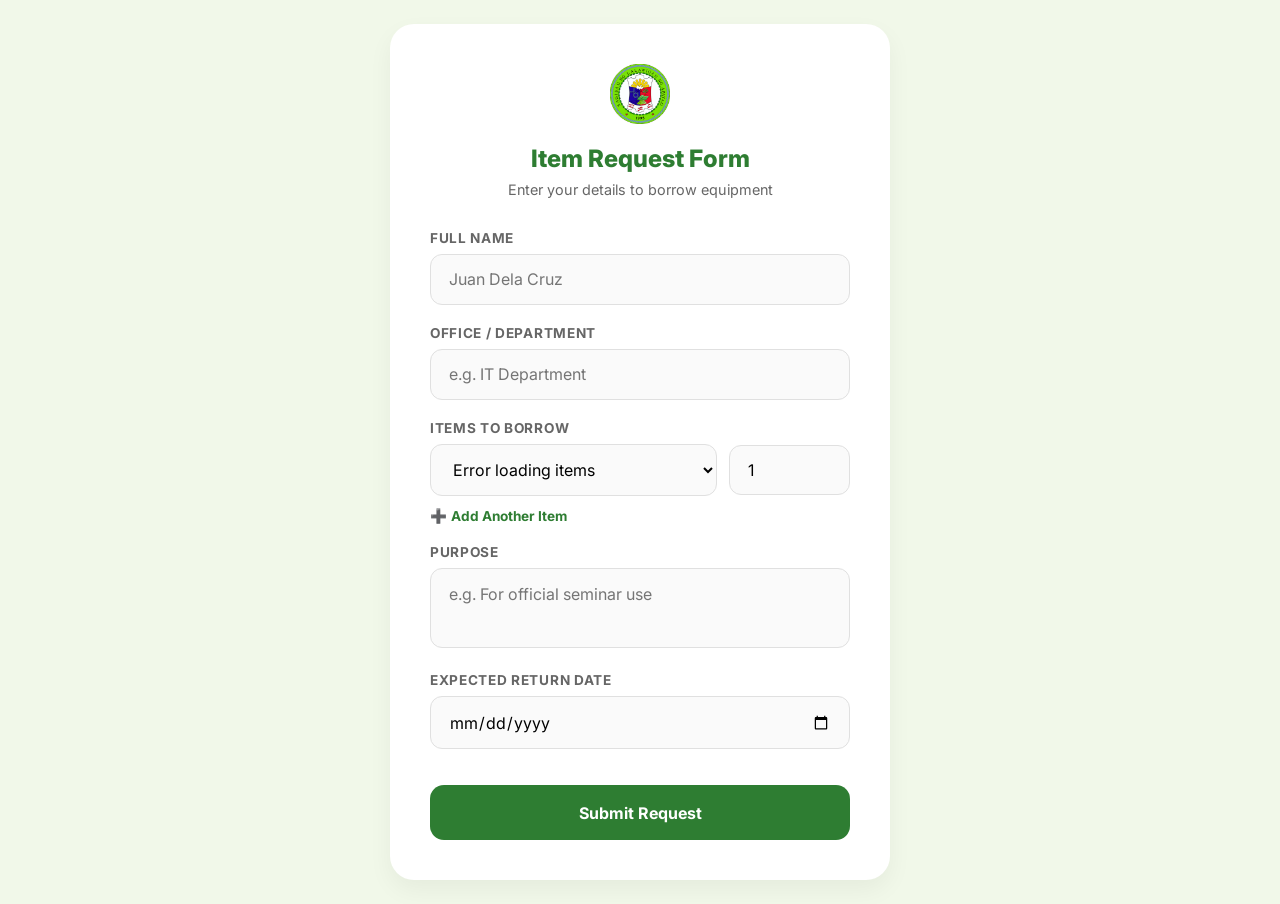
<file: borrower.html>
<!DOCTYPE html>
<html lang="en">
<head>
    <meta charset="UTF-8">
    <meta name="viewport" content="width=device-width, initial-scale=1.0">
    <title>Request Item - Borrowing System</title>
    <link href="https://fonts.googleapis.com/css2?family=Inter:wght@400;500;600;700;800&display=swap" rel="stylesheet">
    <style>
        :root {
            --primary: #2e7d32;
            --primary-dark: #1b5e20;
            --primary-soft: #e8f5e9;
            --background: #f1f8e9;
            --surface: #ffffff;
            --text: #1a1a1a;
            --text-muted: #666666;
            --border: #e0e0e0;
            --danger: #d32f2f;
            --shadow: 0 10px 25px rgba(0,0,0,0.05);
        }

        * { margin: 0; padding: 0; box-sizing: border-box; font-family: 'Inter', sans-serif; }
        body { background: var(--background); color: var(--text); padding: 1.5rem; display: flex; justify-content: center; align-items: center; min-height: 100vh; }

        .request-card {
            background: var(--surface);
            padding: 2.5rem;
            border-radius: 24px;
            box-shadow: var(--shadow);
            width: 100%;
            max-width: 500px;
        }

        .header { text-align: center; margin-bottom: 2rem; }
        .header h1 { font-size: 1.5rem; font-weight: 800; color: var(--primary); margin-bottom: 0.5rem; }
        .header p { color: var(--text-muted); font-size: 0.9rem; }

        .form-group { margin-bottom: 1.25rem; }
        .form-label { display: block; font-size: 0.85rem; font-weight: 700; margin-bottom: 0.5rem; color: var(--text-muted); text-transform: uppercase; letter-spacing: 0.05em; }
        .form-input {
            width: 100%;
            padding: 0.9rem 1.1rem;
            border: 1.5px solid var(--border);
            border-radius: 12px;
            outline: none;
            transition: all 0.2s;
            font-size: 1rem;
            background: #fafafa;
        }
        .form-input:focus { border-color: var(--primary); background: #fff; box-shadow: 0 0 0 4px var(--primary-soft); }

        .item-row { display: flex; gap: 0.75rem; margin-bottom: 0.75rem; align-items: center; }
        .item-row select { flex: 3; }
        .item-row input { flex: 1; }

        .btn {
            width: 100%;
            padding: 1.1rem;
            border: none;
            border-radius: 14px;
            font-weight: 700;
            cursor: pointer;
            transition: all 0.2s;
            font-size: 1rem;
            margin-top: 1rem;
        }
        .btn-primary { background: var(--primary); color: white; }
        .btn-primary:hover { background: var(--primary-dark); transform: translateY(-2px); box-shadow: 0 5px 15px rgba(46, 125, 50, 0.2); }
        .btn-primary:disabled { background: #ccc; cursor: not-allowed; transform: none; }

        #success-message { display: none; text-align: center; }
        
        .loading-overlay {
            position: fixed; top: 0; left: 0; width: 100%; height: 100%;
            background: rgba(255,255,255,0.9); display: none; flex-direction: column;
            justify-content: center; align-items: center; z-index: 1000;
        }
        .spinner { width: 40px; height: 40px; border: 4px solid var(--primary-soft); border-top: 4px solid var(--primary); border-radius: 50%; animation: spin 1s linear infinite; margin-bottom: 1rem; }
        @keyframes spin { 0% { transform: rotate(0deg); } 100% { transform: rotate(360deg); } }
    </style>
</head>
<body>

    <div class="loading-overlay" id="loader">
        <div class="spinner"></div>
        <p style="font-weight: 700; color: var(--primary);">Submitting Request...</p>
    </div>

    <div class="request-card" id="form-container">
        <div class="header">
            <img src="logo.png" alt="Logo" style="width: 60px; height: 60px; object-fit: contain; margin-bottom: 1rem;" onerror="this.onerror=null; this.src='https://cdn-icons-png.flaticon.com/512/10302/10302213.png';">
            <h1>Item Request Form</h1>
            <p>Enter your details to borrow equipment</p>
        </div>

        <form id="main-request-form">
            <div class="form-group">
                <label class="form-label">Full Name</label>
                <input type="text" class="form-input" name="full_name" placeholder="Juan Dela Cruz" required>
            </div>

            <div class="form-group">
                <label class="form-label">Office / Department</label>
                <input type="text" class="form-input" name="office" placeholder="e.g. IT Department" required>
            </div>

            <div class="form-group">
                <label class="form-label">Items to Borrow</label>
                <div id="items-list">
                    <div class="item-row">
                        <select class="form-input item-select" name="item_1" required>
                            <option value="">Loading items...</option>
                        </select>
                        <input type="number" class="form-input" name="qty_1" value="1" min="1" required title="Quantity">
                    </div>
                </div>
                <button type="button" id="add-more-btn" style="background: none; border: none; color: var(--primary); font-size: 0.85rem; font-weight: 700; cursor: pointer; margin-top: 0.5rem; display: flex; align-items: center; gap: 0.25rem;">
                    <span>➕</span> Add Another Item
                </button>
            </div>

            <div class="form-group">
                <label class="form-label">Purpose</label>
                <textarea class="form-input" name="purpose" placeholder="e.g. For official seminar use" required style="height: 80px; resize: none;"></textarea>
            </div>

            <div class="form-group">
                <label class="form-label">Expected Return Date</label>
                <input type="date" class="form-input" name="due_date" required>
            </div>

            <button type="submit" class="btn btn-primary" id="submit-btn">Submit Request</button>
        </form>
    </div>

    <div class="request-card" id="success-message">
        <div style="font-size: 4.5rem; margin-bottom: 1.5rem;">✅</div>
        <h2 style="color: var(--primary); margin-bottom: 0.5rem; font-weight: 800;">Request Sent!</h2>
        <p style="color: var(--text-muted); margin-bottom: 2rem;">Your request has been received. Please wait for the administrator's approval.</p>
        <button class="btn btn-primary" onclick="location.reload()">Send Another Request</button>
    </div>

    <script>
        // MUST MATCH YOUR APPS SCRIPT URL
        const SCRIPT_URL = 'https://script.google.com/macros/s/AKfycbV-HePn_vjMrpAy4FDqi3UEGEGXDqeFcE1gEm5Y0u1JxQ8u_PDmp2TYhncGnVV73z7/exec';
        
        let inventory = [];
        let rowCount = 1;

        // 1. Fetch live inventory
        async function loadInventory() {
            try {
                const response = await fetch(SCRIPT_URL + '?action=getAll');
                const result = await response.json();
                if (result.success && result.data.items) {
                    inventory = result.data.items;
                    updateItemDropdowns();
                }
            } catch (e) {
                console.error("Inventory load failed", e);
                const selects = document.querySelectorAll('.item-select');
                selects.forEach(s => s.innerHTML = '<option value="">Error loading items</option>');
            }
        }

        function updateItemDropdowns() {
            const selects = document.querySelectorAll('.item-select');
            selects.forEach(select => {
                const currentVal = select.value;
                let html = '<option value="">Select an Item...</option>';
                inventory.forEach(item => {
                    const stock = parseInt(item.available_qty) || 0;
                    if (stock > 0) {
                        html += `<option value="${item.id}">${item.name} (${stock} available)</option>`;
                    }
                });
                select.innerHTML = html;
                select.value = currentVal;
            });
        }

        // 2. Add row logic
        document.getElementById('add-more-btn').onclick = () => {
            if (rowCount >= 5) return;
            rowCount++;
            const div = document.createElement('div');
            div.className = 'item-row';
            div.innerHTML = `
                <select class="form-input item-select" name="item_${rowCount}" required>
                    <option value="">Select an Item...</option>
                </select>
                <input type="number" class="form-input" name="qty_${rowCount}" value="1" min="1" required>
            `;
            document.getElementById('items-list').appendChild(div);
            updateItemDropdowns();
        };

        // 3. Submit Logic
        document.getElementById('main-request-form').onsubmit = async (e) => {
            e.preventDefault();
            const loader = document.getElementById('loader');
            const submitBtn = document.getElementById('submit-btn');
            
            loader.style.display = 'flex';
            submitBtn.disabled = true;

            const formData = new FormData(e.target);
            const itemsToRequest = [];

            for (let i = 1; i <= rowCount; i++) {
                const id = formData.get(`item_${i}`);
                const qty = parseInt(formData.get(`qty_${i}`));
                if (id) {
                    const item = inventory.find(it => it.id.toString() === id.toString());
                    itemsToRequest.push({
                        id: item.id,
                        name: item.name,
                        qty: qty
                    });
                }
            }

            const payload = {
                action: 'saveRequest',
                full_name: formData.get('full_name'),
                office: formData.get('office'),
                purpose: formData.get('purpose'),
                due_date: formData.get('due_date'),
                items: JSON.stringify(itemsToRequest)
            };

            try {
                // Send as JSON body for consistency with Admin dashboard
                await fetch(SCRIPT_URL, {
                    method: 'POST',
                    mode: 'no-cors',
                    headers: { 'Content-Type': 'text/plain' },
                    body: JSON.stringify(payload)
                });

                document.getElementById('form-container').style.display = 'none';
                document.getElementById('success-message').style.display = 'block';
            } catch (err) {
                console.error("Submission failed", err);
                alert("Submission failed. Please check your connection.");
                submitBtn.disabled = false;
            } finally {
                loader.style.display = 'none';
            }
        };

        // Initialize
        loadInventory();
    </script>
</body>
</html>
</file>
